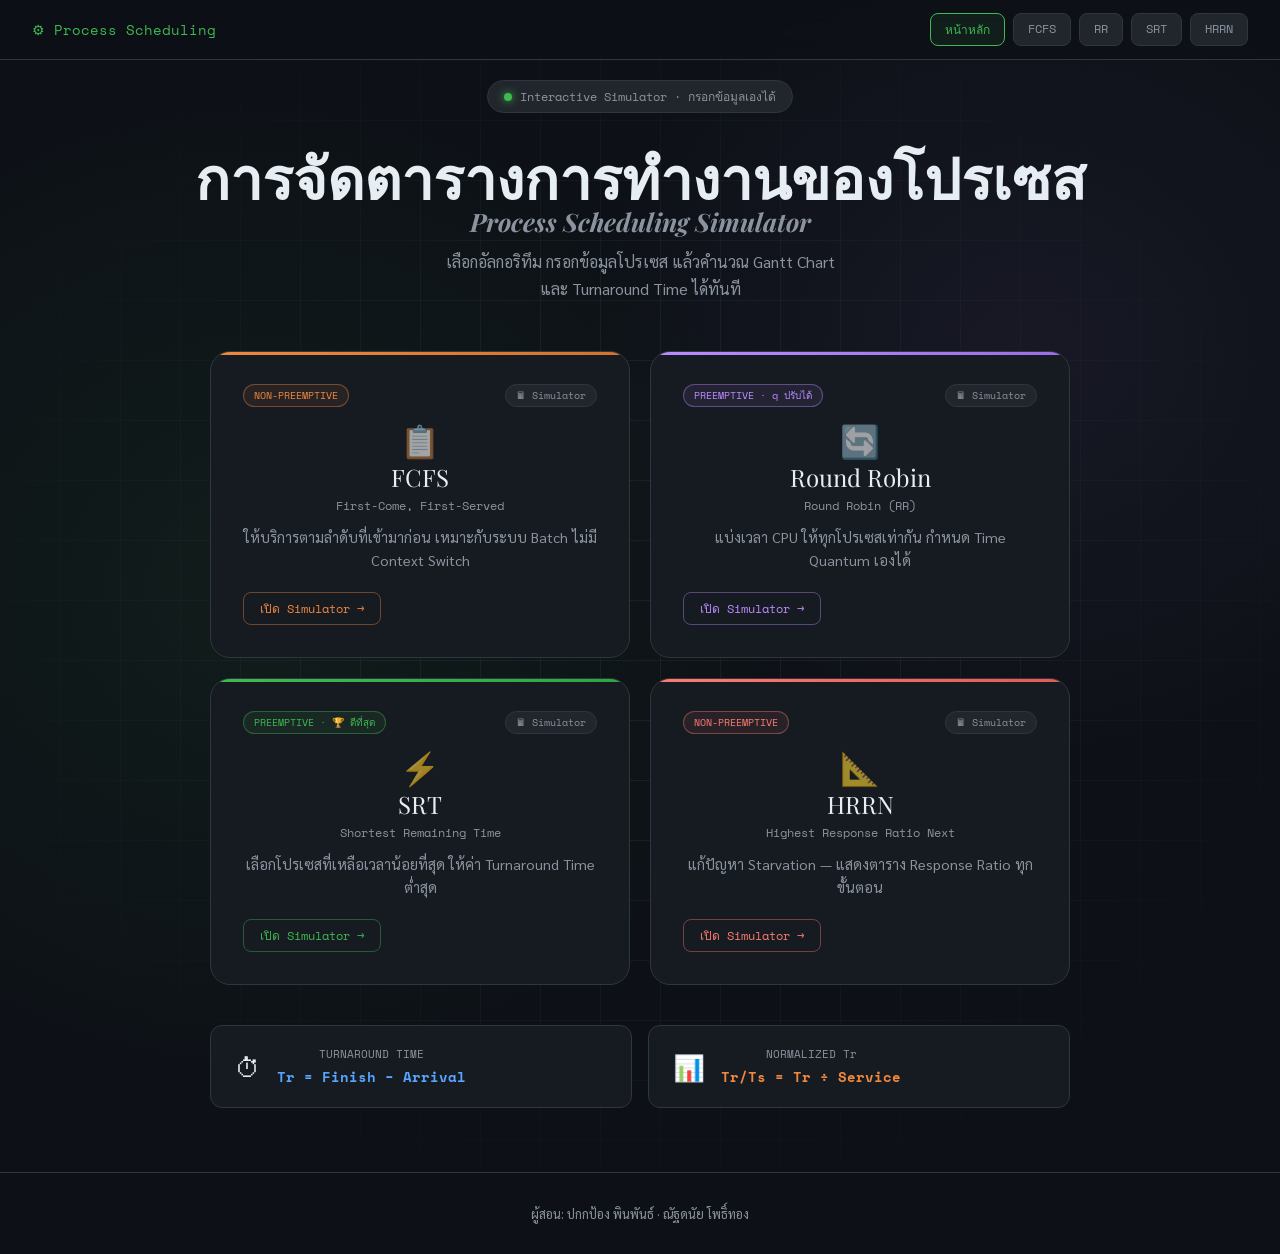
<file: index.html>
<!DOCTYPE html>
<html lang="th">
<head>
<meta charset="UTF-8">
<meta name="viewport" content="width=device-width, initial-scale=1.0">
<title>Process Scheduling Simulator</title>
<link href="https://fonts.googleapis.com/css2?family=Sarabun:wght@300;400;600;700&family=Space+Mono:wght@400;700&family=Playfair+Display:wght@700&display=swap" rel="stylesheet">
<style>
  :root{--bg:#0d1117;--surface:#161b22;--surface2:#21262d;--border:#30363d;--text:#e6edf3;--muted:#8b949e;--green:#3fb950;--a:#f0883e;--b:#bc8cff;--c:#3fb950;--d:#ff7b72;--e:#58a6ff;}
  *{margin:0;padding:0;box-sizing:border-box;}
  body{background:var(--bg);color:var(--text);font-family:'Sarabun',sans-serif;min-height:100vh;overflow-x:hidden;}
  nav{position:fixed;top:0;left:0;right:0;z-index:100;background:rgba(13,17,23,0.85);backdrop-filter:blur(12px);border-bottom:1px solid var(--border);display:flex;align-items:center;justify-content:space-between;padding:0 2rem;height:60px;}
  .nav-logo{font-family:'Space Mono',monospace;font-size:0.85rem;color:var(--green);}
  .nav-links{display:flex;gap:0.5rem;}
  .nav-btn{background:var(--surface2);border:1px solid var(--border);border-radius:8px;padding:6px 14px;font-family:'Space Mono',monospace;font-size:0.75rem;color:var(--muted);text-decoration:none;transition:all 0.2s;}
  .nav-btn:hover{border-color:var(--green);color:var(--green);}
  .nav-btn.active{border-color:var(--green);color:var(--green);background:rgba(63,185,80,0.08);}

  .hero{min-height:100vh;display:flex;align-items:center;justify-content:center;position:relative;overflow:hidden;padding:80px 2rem 4rem;}
  .hero-bg{position:absolute;inset:0;background:radial-gradient(ellipse 60% 60% at 20% 50%,rgba(63,185,80,0.07) 0%,transparent 70%),radial-gradient(ellipse 50% 50% at 80% 30%,rgba(188,140,255,0.06) 0%,transparent 70%);}
  .grid-lines{position:absolute;inset:0;background-image:linear-gradient(rgba(48,54,61,0.35) 1px,transparent 1px),linear-gradient(90deg,rgba(48,54,61,0.35) 1px,transparent 1px);background-size:60px 60px;mask-image:radial-gradient(ellipse at center,black 30%,transparent 80%);}
  .hero-content{position:relative;text-align:center;max-width:1000px;width:100%;}

  .hero-badge{display:inline-flex;align-items:center;gap:8px;background:var(--surface2);border:1px solid var(--border);border-radius:100px;padding:6px 16px;font-family:'Space Mono',monospace;font-size:0.75rem;color:var(--muted);margin-bottom:2rem;animation:fadeUp 0.6s ease both;}
  .badge-dot{width:8px;height:8px;border-radius:50%;background:var(--green);box-shadow:0 0 8px var(--green);animation:pulse 2s infinite;}
  @keyframes pulse{0%,100%{opacity:1}50%{opacity:0.4}}
  h1{font-family:'Playfair Display',serif;font-size:clamp(2rem,4.5vw,4rem);line-height:1.1;margin-bottom:0.75rem;animation:fadeUp 0.6s ease 0.1s both;}
  h1 .en{display:block;font-size:0.44em;color:var(--muted);font-style:italic;}
  .hero-desc{color:var(--muted);font-size:1rem;line-height:1.7;margin-bottom:3rem;animation:fadeUp 0.6s ease 0.2s both;}
  @keyframes fadeUp{from{opacity:0;transform:translateY(20px)}to{opacity:1;transform:none}}

  /* ALGO CARDS */
  .algo-grid{display:grid;grid-template-columns:repeat(2,1fr);gap:1.25rem;max-width:860px;margin:0 auto 2.5rem;animation:fadeUp 0.6s ease 0.3s both;}
  @media(max-width:600px){.algo-grid{grid-template-columns:1fr;}}
  .algo-card{background:var(--surface);border:1px solid var(--border);border-radius:20px;padding:2rem;text-decoration:none;color:var(--text);display:block;position:relative;overflow:hidden;transition:transform 0.25s,border-color 0.25s,box-shadow 0.25s;}
  .algo-card::before{content:'';position:absolute;top:0;left:0;right:0;height:3px;}
  .algo-card:hover{transform:translateY(-6px);box-shadow:0 20px 40px rgba(0,0,0,0.4);}
  .algo-card.fcfs::before{background:linear-gradient(90deg,var(--a),#d4722e);}
  .algo-card.rr::before{background:linear-gradient(90deg,var(--b),#9b6de8);}
  .algo-card.srt::before{background:linear-gradient(90deg,var(--c),#2ea83e);}
  .algo-card.hrrn::before{background:linear-gradient(90deg,var(--d),#e55a52);}
  .algo-card.fcfs:hover{border-color:var(--a);}
  .algo-card.rr:hover{border-color:var(--b);}
  .algo-card.srt:hover{border-color:var(--c);}
  .algo-card.hrrn:hover{border-color:var(--d);}
  .card-top{display:flex;align-items:flex-start;justify-content:space-between;margin-bottom:0.75rem;}
  .card-tag{display:inline-block;font-family:'Space Mono',monospace;font-size:0.62rem;padding:3px 10px;border-radius:100px;border:1px solid;}
  .fcfs .card-tag{color:var(--a);border-color:rgba(240,136,62,0.4);background:rgba(240,136,62,0.08);}
  .rr .card-tag{color:var(--b);border-color:rgba(188,140,255,0.4);background:rgba(188,140,255,0.08);}
  .srt .card-tag{color:var(--c);border-color:rgba(63,185,80,0.4);background:rgba(63,185,80,0.08);}
  .hrrn .card-tag{color:var(--d);border-color:rgba(255,123,114,0.4);background:rgba(255,123,114,0.08);}
  .sim-badge{font-family:'Space Mono',monospace;font-size:0.62rem;color:var(--muted);background:var(--surface2);border:1px solid var(--border);border-radius:100px;padding:3px 10px;}
  .card-name{font-family:'Playfair Display',serif;font-size:1.5rem;margin-bottom:0.25rem;}
  .card-full{font-family:'Space Mono',monospace;font-size:0.72rem;color:var(--muted);margin-bottom:0.75rem;}
  .card-desc{font-size:0.9rem;color:var(--muted);line-height:1.6;margin-bottom:1.25rem;}
  .card-footer{display:flex;align-items:center;justify-content:space-between;}
  .card-enter{font-family:'Space Mono',monospace;font-size:0.75rem;padding:6px 16px;border-radius:8px;border:1px solid;transition:all 0.2s;}
  .fcfs .card-enter{color:var(--a);border-color:rgba(240,136,62,0.4);}
  .rr .card-enter{color:var(--b);border-color:rgba(188,140,255,0.4);}
  .srt .card-enter{color:var(--c);border-color:rgba(63,185,80,0.4);}
  .hrrn .card-enter{color:var(--d);border-color:rgba(255,123,114,0.4);}
  .algo-card:hover .card-enter{transform:translateX(4px);}
  .card-icon{font-size:2rem;opacity:0.6;}

  /* BOTTOM STRIP */
  .bottom-strip{max-width:860px;margin:0 auto;display:grid;grid-template-columns:1fr 1fr;gap:1rem;animation:fadeUp 0.6s ease 0.4s both;}
  @media(max-width:600px){.bottom-strip{grid-template-columns:1fr;}}
  .strip-card{background:var(--surface);border:1px solid var(--border);border-radius:12px;padding:1.25rem 1.5rem;display:flex;align-items:center;gap:1rem;}
  .strip-icon{font-size:1.6rem;flex-shrink:0;}
  .strip-label{font-family:'Space Mono',monospace;font-size:0.68rem;color:var(--muted);margin-bottom:0.25rem;}
  .strip-formula{font-family:'Space Mono',monospace;font-size:0.88rem;font-weight:700;}
  .strip-card.tr .strip-formula{color:var(--e);}
  .strip-card.ntr .strip-formula{color:var(--a);}

  footer{text-align:center;padding:2rem;color:var(--muted);font-size:0.8rem;border-top:1px solid var(--border);}
</style>
</head>
<body>
<nav>
  <div class="nav-logo">⚙ Process Scheduling</div>
  <div class="nav-links">
    <a class="nav-btn active" href="index.html">หน้าหลัก</a>
    <a class="nav-btn" href="fcfs.html">FCFS</a>
    <a class="nav-btn" href="rr.html">RR</a>
    <a class="nav-btn" href="srt.html">SRT</a>
    <a class="nav-btn" href="hrrn.html">HRRN</a>
  </div>
</nav>

<section class="hero">
  <div class="hero-bg"></div>
  <div class="grid-lines"></div>
  <div class="hero-content">
    <div class="hero-badge"><span class="badge-dot"></span>Interactive Simulator · กรอกข้อมูลเองได้</div>
    <h1>การจัดตารางการทำงานของโปรเซส<span class="en">Process Scheduling Simulator</span></h1>
    <p class="hero-desc">เลือกอัลกอริทึม กรอกข้อมูลโปรเซส แล้วคำนวณ Gantt Chart<br>และ Turnaround Time ได้ทันที</p>

    <div class="algo-grid">
      <a class="algo-card fcfs" href="fcfs.html">
        <div class="card-top">
          <div class="card-tag">NON-PREEMPTIVE</div>
          <div class="sim-badge">🖩 Simulator</div>
        </div>
        <div class="card-icon">📋</div>
        <div class="card-name">FCFS</div>
        <div class="card-full">First-Come, First-Served</div>
        <div class="card-desc">ให้บริการตามลำดับที่เข้ามาก่อน เหมาะกับระบบ Batch ไม่มี Context Switch</div>
        <div class="card-footer">
          <div class="card-enter">เปิด Simulator →</div>
        </div>
      </a>

      <a class="algo-card rr" href="rr.html">
        <div class="card-top">
          <div class="card-tag">PREEMPTIVE · q ปรับได้</div>
          <div class="sim-badge">🖩 Simulator</div>
        </div>
        <div class="card-icon">🔄</div>
        <div class="card-name">Round Robin</div>
        <div class="card-full">Round Robin (RR)</div>
        <div class="card-desc">แบ่งเวลา CPU ให้ทุกโปรเซสเท่ากัน กำหนด Time Quantum เองได้</div>
        <div class="card-footer">
          <div class="card-enter">เปิด Simulator →</div>
        </div>
      </a>

      <a class="algo-card srt" href="srt.html">
        <div class="card-top">
          <div class="card-tag">PREEMPTIVE · 🏆 ดีที่สุด</div>
          <div class="sim-badge">🖩 Simulator</div>
        </div>
        <div class="card-icon">⚡</div>
        <div class="card-name">SRT</div>
        <div class="card-full">Shortest Remaining Time</div>
        <div class="card-desc">เลือกโปรเซสที่เหลือเวลาน้อยที่สุด ให้ค่า Turnaround Time ต่ำสุด</div>
        <div class="card-footer">
          <div class="card-enter">เปิด Simulator →</div>
        </div>
      </a>

      <a class="algo-card hrrn" href="hrrn.html">
        <div class="card-top">
          <div class="card-tag">NON-PREEMPTIVE</div>
          <div class="sim-badge">🖩 Simulator</div>
        </div>
        <div class="card-icon">📐</div>
        <div class="card-name">HRRN</div>
        <div class="card-full">Highest Response Ratio Next</div>
        <div class="card-desc">แก้ปัญหา Starvation — แสดงตาราง Response Ratio ทุกขั้นตอน</div>
        <div class="card-footer">
          <div class="card-enter">เปิด Simulator →</div>
        </div>
      </a>
    </div>

    <div class="bottom-strip">
      <div class="strip-card tr"><div class="strip-icon">⏱</div><div><div class="strip-label">TURNAROUND TIME</div><div class="strip-formula">Tr = Finish − Arrival</div></div></div>
      <div class="strip-card ntr"><div class="strip-icon">📊</div><div><div class="strip-label">NORMALIZED Tr</div><div class="strip-formula">Tr/Ts = Tr ÷ Service</div></div></div>
    </div>
  </div>
</section>
<footer>ผู้สอน: ปกกป้อง พินพันธ์ · ณัฐดนัย โพธิ์ทอง</footer>
</body>
</html>
</file>
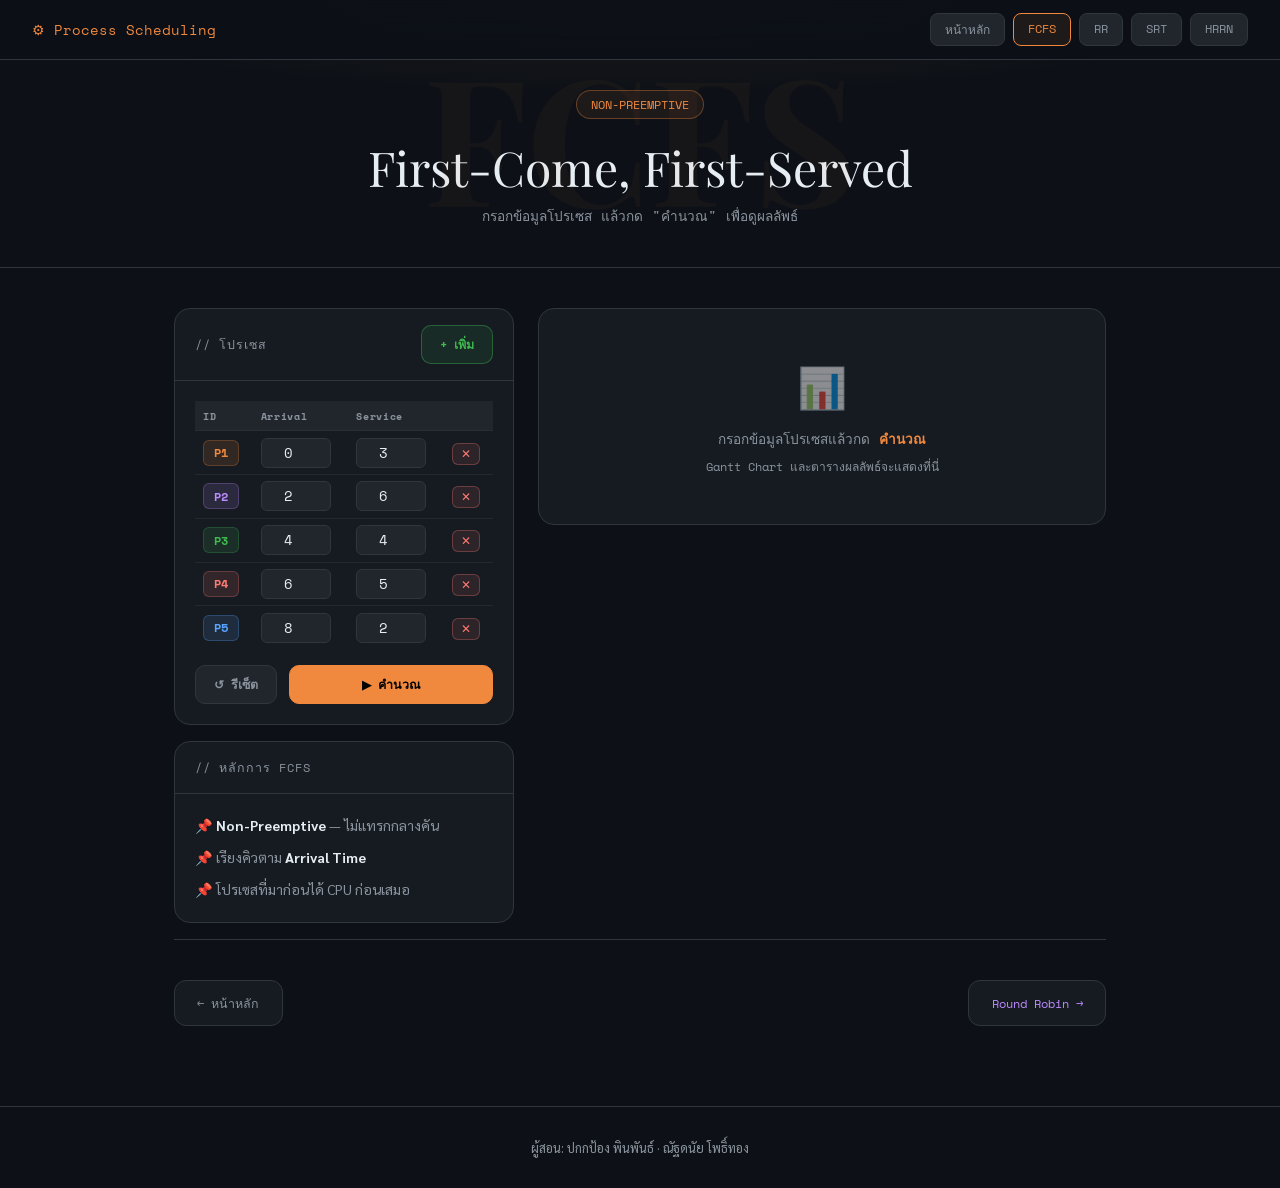
<file: fcfs.html>
<!DOCTYPE html>
<html lang="th">
<head>
<meta charset="UTF-8">
<meta name="viewport" content="width=device-width, initial-scale=1.0">
<title>FCFS Simulator</title>
<link href="https://fonts.googleapis.com/css2?family=Sarabun:wght@300;400;600;700&family=Space+Mono:wght@400;700&family=Playfair+Display:wght@700&display=swap" rel="stylesheet">
<link rel="stylesheet" href="shared.css">
<style>
  :root { --accent:#f0883e; --accent-bg:rgba(240,136,62,0.08); --accent-border:rgba(240,136,62,0.35); --accent-glow:rgba(240,136,62,0.08); }
  .nav-logo { color: var(--accent); }
</style>
</head>
<body>
<nav>
  <div class="nav-logo">⚙ Process Scheduling</div>
  <div class="nav-links">
    <a class="nav-btn" href="index.html">หน้าหลัก</a>
    <a class="nav-btn active" href="fcfs.html">FCFS</a>
    <a class="nav-btn" href="rr.html">RR</a>
    <a class="nav-btn" href="srt.html">SRT</a>
    <a class="nav-btn" href="hrrn.html">HRRN</a>
  </div>
</nav>

<div class="page-header" data-label="FCFS">
  <div class="algo-badge">NON-PREEMPTIVE</div>
  <div class="page-title">First-Come, First-Served</div>
  <div class="page-subtitle">กรอกข้อมูลโปรเซส แล้วกด "คำนวณ" เพื่อดูผลลัพธ์</div>
</div>

<main>
  <div class="layout">
    <!-- LEFT: INPUT -->
    <div>
      <div class="panel">
        <div class="panel-header">
          <span class="panel-title">// โปรเซส</span>
          <button class="btn btn-add" onclick="addProcess()">+ เพิ่ม</button>
        </div>
        <div class="panel-body">
          <table class="proc-table">
            <thead><tr><th>ID</th><th>Arrival</th><th>Service</th><th></th></tr></thead>
            <tbody id="proc-tbody"></tbody>
          </table>
          <div class="btn-row">
            <button class="btn btn-reset" onclick="resetDefault()">↺ รีเซ็ต</button>
            <button class="btn btn-run" onclick="calculate()">▶ คำนวณ</button>
          </div>
        </div>
      </div>

      <!-- INFO BOX -->
      <div class="panel" style="margin-top:1rem;">
        <div class="panel-header"><span class="panel-title">// หลักการ FCFS</span></div>
        <div class="panel-body" style="font-size:0.88rem;color:var(--muted);line-height:1.7;">
          <div style="margin-bottom:0.5rem;">📌 <strong style="color:var(--text)">Non-Preemptive</strong> — ไม่แทรกกลางคัน</div>
          <div style="margin-bottom:0.5rem;">📌 เรียงคิวตาม <strong style="color:var(--text)">Arrival Time</strong></div>
          <div>📌 โปรเซสที่มาก่อนได้ CPU ก่อนเสมอ</div>
        </div>
      </div>
    </div>

    <!-- RIGHT: RESULT -->
    <div class="result-area" id="result-area">
      <div class="placeholder">
        <div class="placeholder-icon">📊</div>
        <div>กรอกข้อมูลโปรเซสแล้วกด <strong style="color:var(--accent)">คำนวณ</strong></div>
        <div style="margin-top:0.4rem;font-size:0.75rem;">Gantt Chart และตารางผลลัพธ์จะแสดงที่นี่</div>
      </div>
    </div>
  </div>

  <div class="nav-bottom">
    <a class="nav-page-btn" style="color:var(--muted)" href="index.html">← หน้าหลัก</a>
    <a class="nav-page-btn" style="color:#bc8cff" href="rr.html">Round Robin →</a>
  </div>
</main>
<footer>ผู้สอน: ปกกป้อง พินพันธ์ · ณัฐดนัย โพธิ์ทอง</footer>

<script src="shared.js"></script>
<script>
  const DEFAULT = [{arrival:0,service:3},{arrival:2,service:6},{arrival:4,service:4},{arrival:6,service:5},{arrival:8,service:2}];

  function resetDefault() {
    processes = []; pidCounter = 1;
    DEFAULT.forEach(r => addProcess(r.arrival, r.service));
    document.getElementById('result-area').innerHTML = `<div class="placeholder"><div class="placeholder-icon">📊</div><div>กรอกข้อมูลโปรเซสแล้วกด <strong style="color:var(--accent)">คำนวณ</strong></div><div style="margin-top:0.4rem;font-size:0.75rem;">Gantt Chart และตารางผลลัพธ์จะแสดงที่นี่</div></div>`;
  }

  function calculate() {
    if (!processes.length) return alert('กรุณาเพิ่มโปรเซสอย่างน้อย 1 ตัว');
    const { segments, results, totalTime } = runFCFS();
    showResult(segments, results, totalTime);
  }

  function showResult(segments, results, totalTime) {
    const ra = document.getElementById('result-area');
    ra.innerHTML = `
      <!-- Stats -->
      <div class="stats-strip anim-in">
        <div class="stat-card"><div class="stat-label">AVG TURNAROUND TIME</div><div class="stat-value" id="stat-avg-tr">—</div></div>
        <div class="stat-card"><div class="stat-label">AVG NORMALIZED Tr/Ts</div><div class="stat-value" id="stat-avg-ntr">—</div></div>
      </div>
      <!-- Gantt -->
      <div class="gantt-panel anim-in" style="animation-delay:0.05s">
        <div class="panel-header"><span class="panel-title">// Gantt Chart</span><span style="font-family:'Space Mono',monospace;font-size:0.7rem;color:var(--muted)">Total: ${totalTime} units</span></div>
        <div style="padding:1rem 1.25rem 0">
          <div class="gantt-bar-wrap"><div class="gantt-bar" id="gantt-bar"></div></div>
          <div class="gantt-timeline-wrap"><div id="gantt-tl"></div></div>
        </div>
        <div style="padding:0 1.25rem 1rem;display:flex;gap:0.6rem;flex-wrap:wrap;" id="gantt-legend"></div>
      </div>
      <!-- Table -->
      <div class="result-panel anim-in" style="animation-delay:0.1s">
        <div class="panel-header"><span class="panel-title">// ตารางผลลัพธ์</span></div>
        <div style="overflow-x:auto">
          <table class="res">
            <thead><tr><th>ID</th><th>Arrival</th><th>Service</th><th>Start</th><th>Finish</th><th>Tr</th><th>Tr/Ts</th></tr></thead>
            <tbody id="res-tbody"></tbody>
          </table>
        </div>
      </div>`;
    renderGantt(segments, totalTime, 'gantt-bar', 'gantt-tl');
    renderLegend(segments);
    renderResultTable(results, 'res-tbody', 'var(--accent)');
  }

  function renderLegend(segments) {
    const seen = new Set();
    const leg = document.getElementById('gantt-legend');
    segments.forEach(s => {
      if (seen.has(s.pid)) return; seen.add(s.pid);
      const d = document.createElement('div');
      d.style.cssText = `display:flex;align-items:center;gap:5px;font-family:'Space Mono',monospace;font-size:0.72rem`;
      d.innerHTML = `<span style="width:10px;height:10px;border-radius:3px;background:${s.color};display:inline-block"></span> P${s.pid}`;
      leg.appendChild(d);
    });
  }

  resetDefault();
</script>
</body>
</html>
</file>
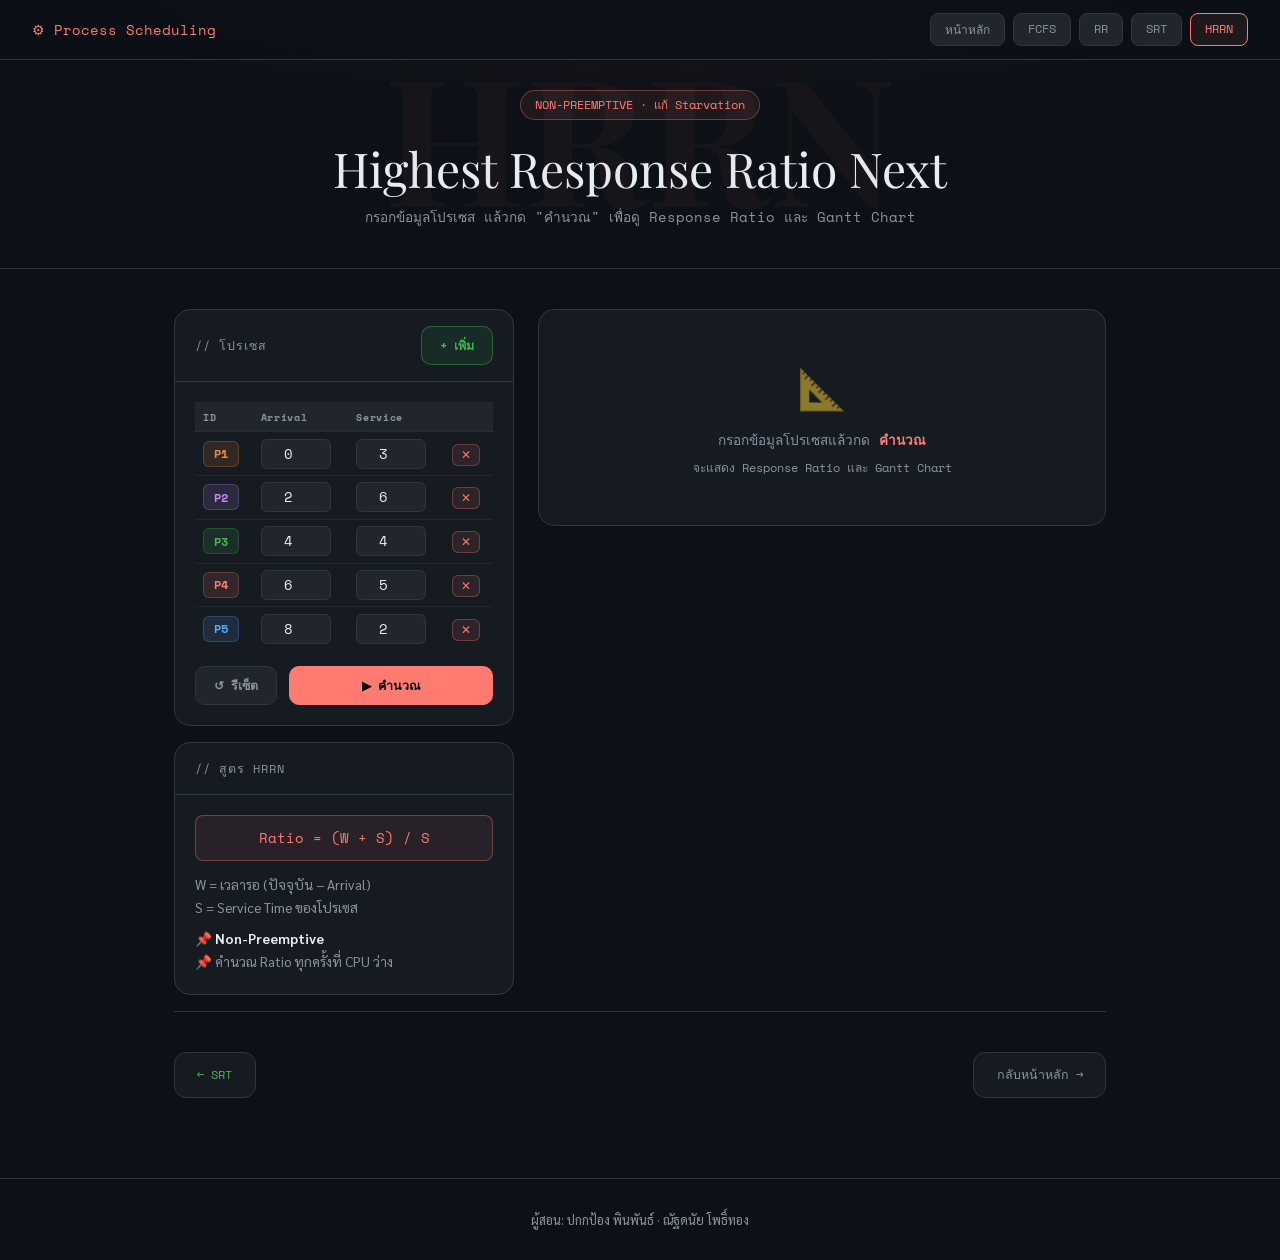
<file: hrrn.html>
<!DOCTYPE html>
<html lang="th">
<head>
<meta charset="UTF-8">
<meta name="viewport" content="width=device-width, initial-scale=1.0">
<title>HRRN Simulator</title>
<link href="https://fonts.googleapis.com/css2?family=Sarabun:wght@300;400;600;700&family=Space+Mono:wght@400;700&family=Playfair+Display:wght@700&display=swap" rel="stylesheet">
<link rel="stylesheet" href="shared.css">
<style>
  :root { --accent:#ff7b72; --accent-bg:rgba(255,123,114,0.08); --accent-border:rgba(255,123,114,0.35); --accent-glow:rgba(255,123,114,0.07); }
  .nav-logo { color: var(--accent); }
  .ratio-table { width:100%; border-collapse:collapse; font-family:'Space Mono',monospace; font-size:0.75rem; }
  .ratio-table th { padding:0.5rem 0.75rem; background:rgba(255,123,114,0.07); color:var(--muted); font-size:0.63rem; letter-spacing:0.06em; text-align:center; border-bottom:1px solid var(--border); }
  .ratio-table th:first-child { text-align:left; }
  .ratio-table td { padding:0.55rem 0.75rem; text-align:center; border-top:1px solid rgba(48,54,61,0.4); }
  .ratio-table td:first-child { text-align:left; }
  .ratio-win { color:var(--green); font-weight:700; }
  .ratio-na { color:var(--muted); font-style:italic; }
</style>
</head>
<body>
<nav>
  <div class="nav-logo">⚙ Process Scheduling</div>
  <div class="nav-links">
    <a class="nav-btn" href="index.html">หน้าหลัก</a>
    <a class="nav-btn" href="fcfs.html">FCFS</a>
    <a class="nav-btn" href="rr.html">RR</a>
    <a class="nav-btn" href="srt.html">SRT</a>
    <a class="nav-btn active" href="hrrn.html">HRRN</a>
  </div>
</nav>

<div class="page-header" data-label="HRRN">
  <div class="algo-badge">NON-PREEMPTIVE · แก้ Starvation</div>
  <div class="page-title">Highest Response Ratio Next</div>
  <div class="page-subtitle">กรอกข้อมูลโปรเซส แล้วกด "คำนวณ" เพื่อดู Response Ratio และ Gantt Chart</div>
</div>

<main>
  <div class="layout">
    <div>
      <div class="panel">
        <div class="panel-header">
          <span class="panel-title">// โปรเซส</span>
          <button class="btn btn-add" onclick="addProcess()">+ เพิ่ม</button>
        </div>
        <div class="panel-body">
          <table class="proc-table">
            <thead><tr><th>ID</th><th>Arrival</th><th>Service</th><th></th></tr></thead>
            <tbody id="proc-tbody"></tbody>
          </table>
          <div class="btn-row">
            <button class="btn btn-reset" onclick="resetDefault()">↺ รีเซ็ต</button>
            <button class="btn btn-run" onclick="calculate()">▶ คำนวณ</button>
          </div>
        </div>
      </div>

      <div class="panel" style="margin-top:1rem;">
        <div class="panel-header"><span class="panel-title">// สูตร HRRN</span></div>
        <div class="panel-body">
          <div style="background:var(--accent-bg);border:1px solid var(--accent-border);border-radius:8px;padding:0.75rem 1rem;font-family:'Space Mono',monospace;font-size:0.85rem;color:var(--accent);text-align:center;margin-bottom:0.75rem;">
            Ratio = (W + S) / S
          </div>
          <div style="font-size:0.85rem;color:var(--muted);line-height:1.7;">
            <div>W = เวลารอ (ปัจจุบัน − Arrival)</div>
            <div>S = Service Time ของโปรเซส</div>
            <div style="margin-top:0.5rem;">📌 <strong style="color:var(--text)">Non-Preemptive</strong></div>
            <div>📌 คำนวณ Ratio ทุกครั้งที่ CPU ว่าง</div>
          </div>
        </div>
      </div>
    </div>

    <div class="result-area" id="result-area">
      <div class="placeholder">
        <div class="placeholder-icon">📐</div>
        <div>กรอกข้อมูลโปรเซสแล้วกด <strong style="color:var(--accent)">คำนวณ</strong></div>
        <div style="margin-top:0.4rem;font-size:0.75rem;">จะแสดง Response Ratio และ Gantt Chart</div>
      </div>
    </div>
  </div>

  <div class="nav-bottom">
    <a class="nav-page-btn" style="color:#3fb950" href="srt.html">← SRT</a>
    <a class="nav-page-btn" style="color:var(--muted)" href="index.html">กลับหน้าหลัก →</a>
  </div>
</main>
<footer>ผู้สอน: ปกกป้อง พินพันธ์ · ณัฐดนัย โพธิ์ทอง</footer>

<script src="shared.js"></script>
<script>
  const DEFAULT = [{arrival:0,service:3},{arrival:2,service:6},{arrival:4,service:4},{arrival:6,service:5},{arrival:8,service:2}];

  function resetDefault() {
    processes = []; pidCounter = 1;
    DEFAULT.forEach(r => addProcess(r.arrival, r.service));
    document.getElementById('result-area').innerHTML = `<div class="placeholder"><div class="placeholder-icon">📐</div><div>กรอกข้อมูลโปรเซสแล้วกด <strong style="color:var(--accent)">คำนวณ</strong></div><div style="margin-top:0.4rem;font-size:0.75rem;">จะแสดง Response Ratio และ Gantt Chart</div></div>`;
  }

  function calculate() {
    if (!processes.length) return alert('กรุณาเพิ่มโปรเซสอย่างน้อย 1 ตัว');
    const { segments, results, totalTime, ratioLog } = runHRRNwithLog();
    showResult(segments, results, totalTime, ratioLog);
  }

  // HRRN with ratio log for display
  function runHRRNwithLog() {
    const procs = processes.map(p => ({ ...p, finished: false, start_first: null, finish: 0 }));
    let t = 0, done = 0, segments = [], ratioLog = [];

    while (done < procs.length) {
      const available = procs.filter(p => !p.finished && p.arrival <= t);
      if (!available.length) { t++; continue; }

      const snapshot = {};
      procs.forEach(p => {
        if (p.finished) snapshot[p.id] = { ratio: null, status: 'done' };
        else if (p.arrival > t) snapshot[p.id] = { ratio: null, status: 'not_arrived' };
        else { snapshot[p.id] = { ratio: ((t - p.arrival + p.service) / p.service).toFixed(2), status: 'waiting' }; }
      });

      available.forEach(p => { p.ratio = (t - p.arrival + p.service) / p.service; });
      const cur = available.sort((a,b) => b.ratio - a.ratio || a.arrival - b.arrival)[0];
      snapshot[cur.id].winner = true;

      ratioLog.push({ time: t, snapshot, winner: cur.id });

      if (cur.start_first === null) cur.start_first = t;
      segments.push({ pid: cur.id, start: t, end: t + cur.service, color: cur.color });
      t += cur.service;
      cur.finish = t; cur.finished = true; done++;
    }
    return { segments, results: procs, totalTime: t, ratioLog };
  }

  function showResult(segments, results, totalTime, ratioLog) {
    const ra = document.getElementById('result-area');

    // Build ratio table HTML
    const pids = processes.map(p => p.id);
    let ratioRows = ratioLog.map(log => {
      const cells = pids.map(pid => {
        const s = log.snapshot[pid];
        const proc = processes.find(p => p.id === pid);
        if (s.status === 'done') return `<td class="ratio-na">done</td>`;
        if (s.status === 'not_arrived') return `<td class="ratio-na">—</td>`;
        const cls = log.winner === pid ? 'ratio-win' : '';
        const star = log.winner === pid ? ' ★' : '';
        return `<td class="${cls}">${s.ratio}${star}</td>`;
      }).join('');
      return `<tr><td>t = ${log.time}</td>${cells}</tr>`;
    }).join('');

    const pHeaders = pids.map(pid => {
      const p = processes.find(x => x.id === pid);
      return `<th style="color:${p.color}">P${pid}</th>`;
    }).join('');

    ra.innerHTML = `
      <div class="stats-strip anim-in">
        <div class="stat-card"><div class="stat-label">AVG TURNAROUND TIME</div><div class="stat-value" id="stat-avg-tr">—</div></div>
        <div class="stat-card"><div class="stat-label">AVG NORMALIZED Tr/Ts</div><div class="stat-value" id="stat-avg-ntr">—</div></div>
      </div>
      <div class="gantt-panel anim-in" style="animation-delay:0.05s">
        <div class="panel-header"><span class="panel-title">// Gantt Chart</span><span style="font-family:'Space Mono',monospace;font-size:0.7rem;color:var(--muted)">Total: ${totalTime} units</span></div>
        <div style="padding:1rem 1.25rem 0">
          <div class="gantt-bar-wrap"><div class="gantt-bar" id="gantt-bar"></div></div>
          <div class="gantt-timeline-wrap"><div id="gantt-tl"></div></div>
        </div>
        <div style="padding:0 1.25rem 1rem;display:flex;gap:0.6rem;flex-wrap:wrap;" id="gantt-legend"></div>
      </div>
      <!-- Ratio Decision Log -->
      <div class="result-panel anim-in" style="animation-delay:0.08s">
        <div class="panel-header"><span class="panel-title">// ตาราง Response Ratio ★ = ถูกเลือก</span></div>
        <div style="overflow-x:auto">
          <table class="ratio-table">
            <thead><tr><th>เวลา</th>${pHeaders}</tr></thead>
            <tbody>${ratioRows}</tbody>
          </table>
        </div>
      </div>
      <div class="result-panel anim-in" style="animation-delay:0.12s">
        <div class="panel-header"><span class="panel-title">// ตารางผลลัพธ์</span></div>
        <div style="overflow-x:auto">
          <table class="res">
            <thead><tr><th>ID</th><th>Arrival</th><th>Service</th><th>Start</th><th>Finish</th><th>Tr</th><th>Tr/Ts</th></tr></thead>
            <tbody id="res-tbody"></tbody>
          </table>
        </div>
      </div>`;

    renderGantt(segments, totalTime, 'gantt-bar', 'gantt-tl');
    renderLegend(segments);
    renderResultTable(results, 'res-tbody', 'var(--accent)');
  }

  function renderLegend(segments) {
    const seen = new Set(); const leg = document.getElementById('gantt-legend');
    segments.forEach(s => {
      if (seen.has(s.pid)) return; seen.add(s.pid);
      const d = document.createElement('div');
      d.style.cssText = `display:flex;align-items:center;gap:5px;font-family:'Space Mono',monospace;font-size:0.72rem`;
      d.innerHTML = `<span style="width:10px;height:10px;border-radius:3px;background:${s.color};display:inline-block"></span> P${s.pid}`;
      leg.appendChild(d);
    });
  }

  resetDefault();
</script>
</body>
</html>
</file>
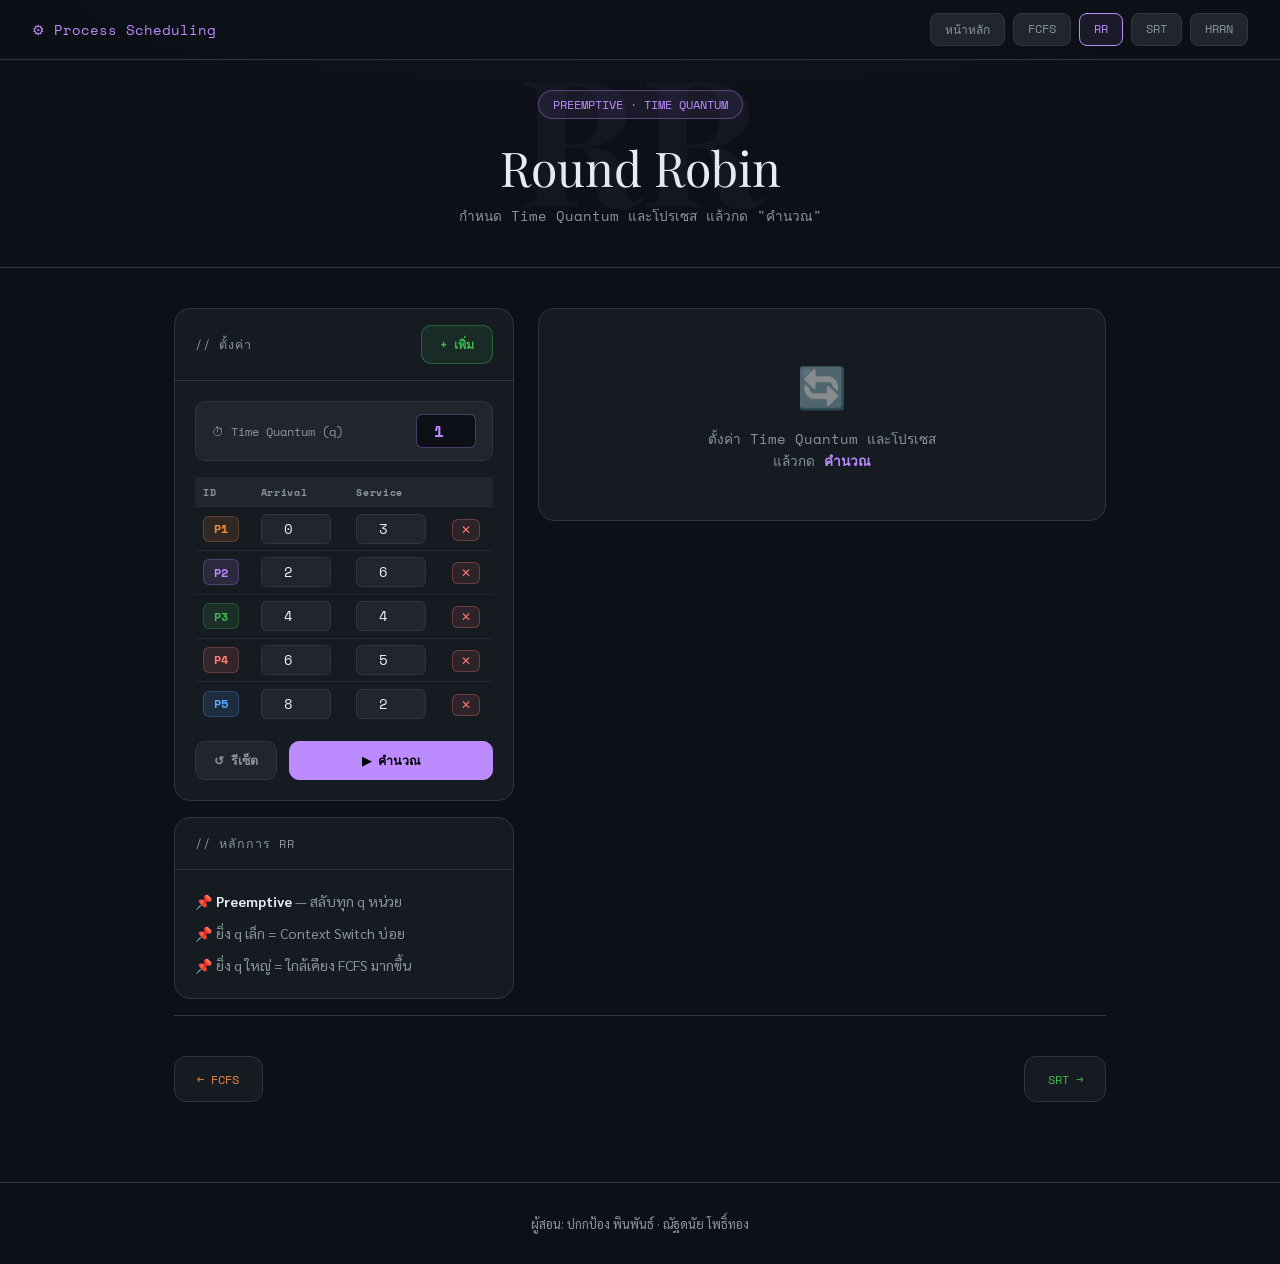
<file: rr.html>
<!DOCTYPE html>
<html lang="th">
<head>
<meta charset="UTF-8">
<meta name="viewport" content="width=device-width, initial-scale=1.0">
<title>Round Robin Simulator</title>
<link href="https://fonts.googleapis.com/css2?family=Sarabun:wght@300;400;600;700&family=Space+Mono:wght@400;700&family=Playfair+Display:wght@700&display=swap" rel="stylesheet">
<link rel="stylesheet" href="shared.css">
<style>
  :root { --accent:#bc8cff; --accent-bg:rgba(188,140,255,0.08); --accent-border:rgba(188,140,255,0.35); --accent-glow:rgba(188,140,255,0.07); }
  .nav-logo { color: var(--accent); }
</style>
</head>
<body>
<nav>
  <div class="nav-logo">⚙ Process Scheduling</div>
  <div class="nav-links">
    <a class="nav-btn" href="index.html">หน้าหลัก</a>
    <a class="nav-btn" href="fcfs.html">FCFS</a>
    <a class="nav-btn active" href="rr.html">RR</a>
    <a class="nav-btn" href="srt.html">SRT</a>
    <a class="nav-btn" href="hrrn.html">HRRN</a>
  </div>
</nav>

<div class="page-header" data-label="RR">
  <div class="algo-badge">PREEMPTIVE · TIME QUANTUM</div>
  <div class="page-title">Round Robin</div>
  <div class="page-subtitle">กำหนด Time Quantum และโปรเซส แล้วกด "คำนวณ"</div>
</div>

<main>
  <div class="layout">
    <div>
      <div class="panel">
        <div class="panel-header">
          <span class="panel-title">// ตั้งค่า</span>
          <button class="btn btn-add" onclick="addProcess()">+ เพิ่ม</button>
        </div>
        <div class="panel-body">
          <div class="quantum-row">
            <span class="quantum-label">⏱ Time Quantum (q)</span>
            <input type="number" class="quantum-input" id="quantum" min="1" value="1">
          </div>
          <table class="proc-table">
            <thead><tr><th>ID</th><th>Arrival</th><th>Service</th><th></th></tr></thead>
            <tbody id="proc-tbody"></tbody>
          </table>
          <div class="btn-row">
            <button class="btn btn-reset" onclick="resetDefault()">↺ รีเซ็ต</button>
            <button class="btn btn-run" onclick="calculate()">▶ คำนวณ</button>
          </div>
        </div>
      </div>

      <div class="panel" style="margin-top:1rem;">
        <div class="panel-header"><span class="panel-title">// หลักการ RR</span></div>
        <div class="panel-body" style="font-size:0.88rem;color:var(--muted);line-height:1.7;">
          <div style="margin-bottom:0.5rem;">📌 <strong style="color:var(--text)">Preemptive</strong> — สลับทุก q หน่วย</div>
          <div style="margin-bottom:0.5rem;">📌 ยิ่ง q เล็ก = Context Switch บ่อย</div>
          <div>📌 ยิ่ง q ใหญ่ = ใกล้เคียง FCFS มากขึ้น</div>
        </div>
      </div>
    </div>

    <div class="result-area" id="result-area">
      <div class="placeholder">
        <div class="placeholder-icon">🔄</div>
        <div>ตั้งค่า Time Quantum และโปรเซส<br>แล้วกด <strong style="color:var(--accent)">คำนวณ</strong></div>
      </div>
    </div>
  </div>

  <div class="nav-bottom">
    <a class="nav-page-btn" style="color:#f0883e" href="fcfs.html">← FCFS</a>
    <a class="nav-page-btn" style="color:#3fb950" href="srt.html">SRT →</a>
  </div>
</main>
<footer>ผู้สอน: ปกกป้อง พินพันธ์ · ณัฐดนัย โพธิ์ทอง</footer>

<script src="shared.js"></script>
<script>
  const DEFAULT = [{arrival:0,service:3},{arrival:2,service:6},{arrival:4,service:4},{arrival:6,service:5},{arrival:8,service:2}];

  function resetDefault() {
    processes = []; pidCounter = 1;
    document.getElementById('quantum').value = 1;
    DEFAULT.forEach(r => addProcess(r.arrival, r.service));
    document.getElementById('result-area').innerHTML = `<div class="placeholder"><div class="placeholder-icon">🔄</div><div>ตั้งค่า Time Quantum และโปรเซส<br>แล้วกด <strong style="color:var(--accent)">คำนวณ</strong></div></div>`;
  }

  function calculate() {
    if (!processes.length) return alert('กรุณาเพิ่มโปรเซสอย่างน้อย 1 ตัว');
    const q = parseInt(document.getElementById('quantum').value) || 1;
    const { segments, results, totalTime } = runRR(q);
    showResult(segments, results, totalTime, q);
  }

  function showResult(segments, results, totalTime, q) {
    const ra = document.getElementById('result-area');
    ra.innerHTML = `
      <div class="stats-strip anim-in">
        <div class="stat-card"><div class="stat-label">AVG TURNAROUND TIME</div><div class="stat-value" id="stat-avg-tr">—</div></div>
        <div class="stat-card"><div class="stat-label">AVG NORMALIZED Tr/Ts</div><div class="stat-value" id="stat-avg-ntr">—</div></div>
      </div>
      <div class="gantt-panel anim-in" style="animation-delay:0.05s">
        <div class="panel-header">
          <span class="panel-title">// Gantt Chart</span>
          <span style="font-family:'Space Mono',monospace;font-size:0.7rem;color:var(--accent)">q = ${q} · Total: ${totalTime}</span>
        </div>
        <div style="padding:1rem 1.25rem 0">
          <div class="gantt-bar-wrap"><div class="gantt-bar" id="gantt-bar"></div></div>
          <div class="gantt-timeline-wrap"><div id="gantt-tl"></div></div>
        </div>
        <div style="padding:0 1.25rem 1rem;display:flex;gap:0.6rem;flex-wrap:wrap;" id="gantt-legend"></div>
      </div>
      <div class="result-panel anim-in" style="animation-delay:0.1s">
        <div class="panel-header"><span class="panel-title">// ตารางผลลัพธ์</span></div>
        <div style="overflow-x:auto">
          <table class="res">
            <thead><tr><th>ID</th><th>Arrival</th><th>Service</th><th>First CPU</th><th>Finish</th><th>Tr</th><th>Tr/Ts</th></tr></thead>
            <tbody id="res-tbody"></tbody>
          </table>
        </div>
      </div>`;
    renderGantt(segments, totalTime, 'gantt-bar', 'gantt-tl');
    renderLegend(segments);
    renderResultTable(results, 'res-tbody', 'var(--accent)');
  }

  function renderLegend(segments) {
    const seen = new Set(); const leg = document.getElementById('gantt-legend');
    segments.forEach(s => {
      if (seen.has(s.pid)) return; seen.add(s.pid);
      const d = document.createElement('div');
      d.style.cssText = `display:flex;align-items:center;gap:5px;font-family:'Space Mono',monospace;font-size:0.72rem`;
      d.innerHTML = `<span style="width:10px;height:10px;border-radius:3px;background:${s.color};display:inline-block"></span> P${s.pid}`;
      leg.appendChild(d);
    });
  }

  resetDefault();
</script>
</body>
</html>
</file>
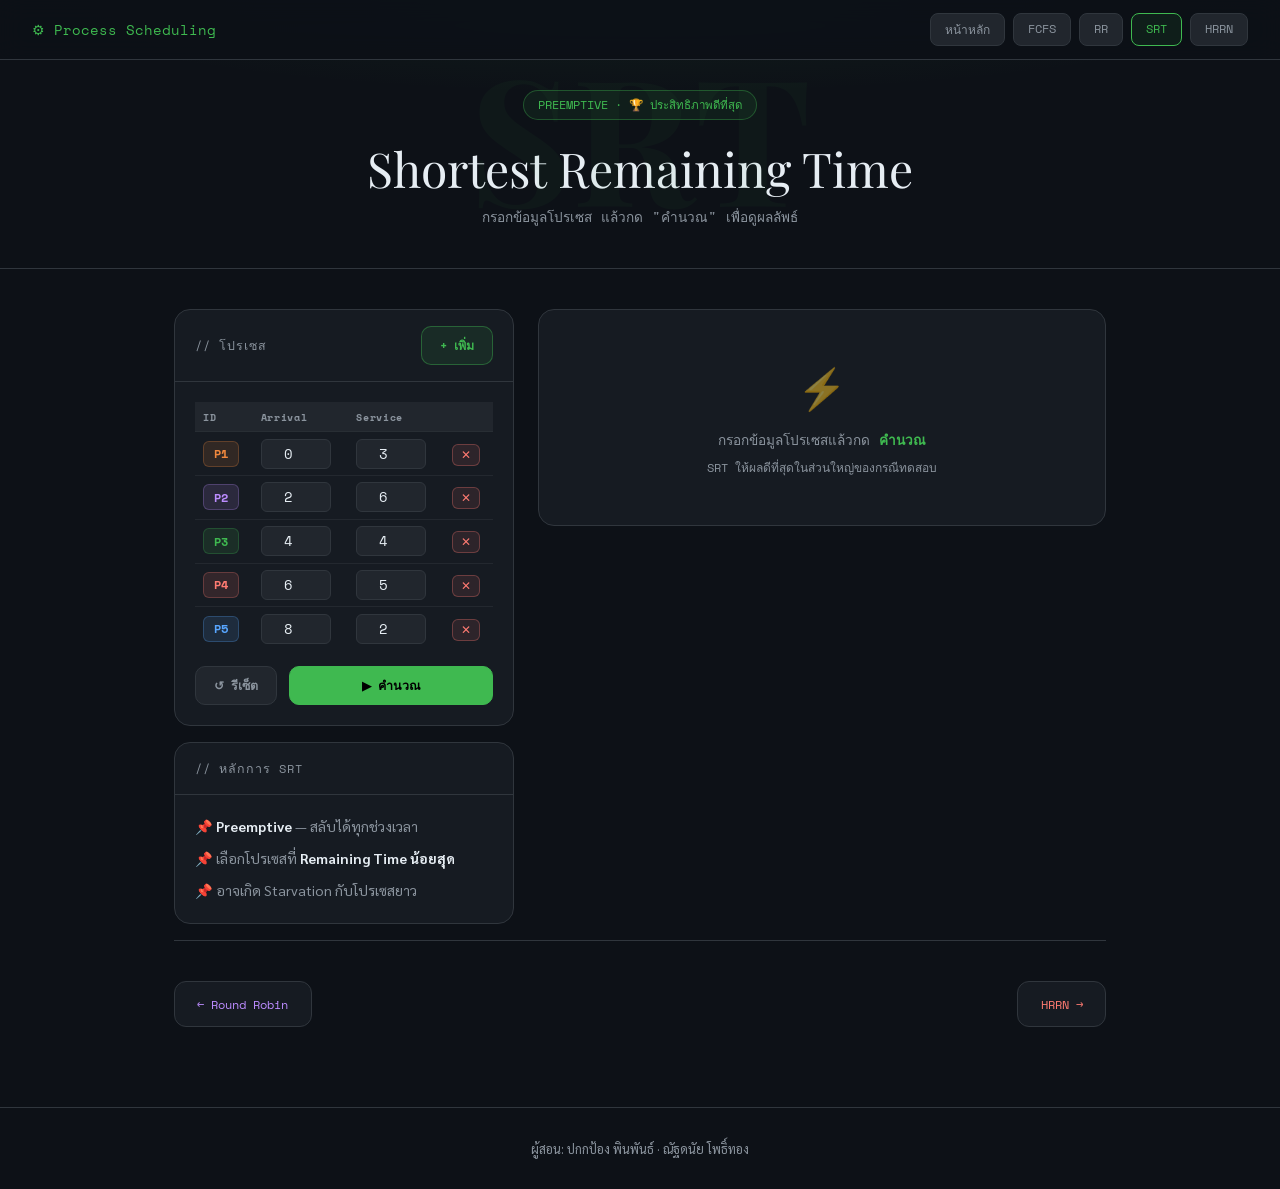
<file: srt.html>
<!DOCTYPE html>
<html lang="th">
<head>
<meta charset="UTF-8">
<meta name="viewport" content="width=device-width, initial-scale=1.0">
<title>SRT Simulator</title>
<link href="https://fonts.googleapis.com/css2?family=Sarabun:wght@300;400;600;700&family=Space+Mono:wght@400;700&family=Playfair+Display:wght@700&display=swap" rel="stylesheet">
<link rel="stylesheet" href="shared.css">
<style>
  :root { --accent:#3fb950; --accent-bg:rgba(63,185,80,0.08); --accent-border:rgba(63,185,80,0.35); --accent-glow:rgba(63,185,80,0.08); }
  .nav-logo { color: var(--accent); }
</style>
</head>
<body>
<nav>
  <div class="nav-logo">⚙ Process Scheduling</div>
  <div class="nav-links">
    <a class="nav-btn" href="index.html">หน้าหลัก</a>
    <a class="nav-btn" href="fcfs.html">FCFS</a>
    <a class="nav-btn" href="rr.html">RR</a>
    <a class="nav-btn active" href="srt.html">SRT</a>
    <a class="nav-btn" href="hrrn.html">HRRN</a>
  </div>
</nav>

<div class="page-header" data-label="SRT">
  <div class="algo-badge">PREEMPTIVE · 🏆 ประสิทธิภาพดีที่สุด</div>
  <div class="page-title">Shortest Remaining Time</div>
  <div class="page-subtitle">กรอกข้อมูลโปรเซส แล้วกด "คำนวณ" เพื่อดูผลลัพธ์</div>
</div>

<main>
  <div class="layout">
    <div>
      <div class="panel">
        <div class="panel-header">
          <span class="panel-title">// โปรเซส</span>
          <button class="btn btn-add" onclick="addProcess()">+ เพิ่ม</button>
        </div>
        <div class="panel-body">
          <table class="proc-table">
            <thead><tr><th>ID</th><th>Arrival</th><th>Service</th><th></th></tr></thead>
            <tbody id="proc-tbody"></tbody>
          </table>
          <div class="btn-row">
            <button class="btn btn-reset" onclick="resetDefault()">↺ รีเซ็ต</button>
            <button class="btn btn-run" onclick="calculate()">▶ คำนวณ</button>
          </div>
        </div>
      </div>

      <div class="panel" style="margin-top:1rem;">
        <div class="panel-header"><span class="panel-title">// หลักการ SRT</span></div>
        <div class="panel-body" style="font-size:0.88rem;color:var(--muted);line-height:1.7;">
          <div style="margin-bottom:0.5rem;">📌 <strong style="color:var(--text)">Preemptive</strong> — สลับได้ทุกช่วงเวลา</div>
          <div style="margin-bottom:0.5rem;">📌 เลือกโปรเซสที่ <strong style="color:var(--text)">Remaining Time น้อยสุด</strong></div>
          <div>📌 อาจเกิด Starvation กับโปรเซสยาว</div>
        </div>
      </div>
    </div>

    <div class="result-area" id="result-area">
      <div class="placeholder">
        <div class="placeholder-icon">⚡</div>
        <div>กรอกข้อมูลโปรเซสแล้วกด <strong style="color:var(--accent)">คำนวณ</strong></div>
        <div style="margin-top:0.4rem;font-size:0.75rem;">SRT ให้ผลดีที่สุดในส่วนใหญ่ของกรณีทดสอบ</div>
      </div>
    </div>
  </div>

  <div class="nav-bottom">
    <a class="nav-page-btn" style="color:#bc8cff" href="rr.html">← Round Robin</a>
    <a class="nav-page-btn" style="color:#ff7b72" href="hrrn.html">HRRN →</a>
  </div>
</main>
<footer>ผู้สอน: ปกกป้อง พินพันธ์ · ณัฐดนัย โพธิ์ทอง</footer>

<script src="shared.js"></script>
<script>
  const DEFAULT = [{arrival:0,service:3},{arrival:2,service:6},{arrival:4,service:4},{arrival:6,service:5},{arrival:8,service:2}];

  function resetDefault() {
    processes = []; pidCounter = 1;
    DEFAULT.forEach(r => addProcess(r.arrival, r.service));
    document.getElementById('result-area').innerHTML = `<div class="placeholder"><div class="placeholder-icon">⚡</div><div>กรอกข้อมูลโปรเซสแล้วกด <strong style="color:var(--accent)">คำนวณ</strong></div><div style="margin-top:0.4rem;font-size:0.75rem;">SRT ให้ผลดีที่สุดในส่วนใหญ่ของกรณีทดสอบ</div></div>`;
  }

  function calculate() {
    if (!processes.length) return alert('กรุณาเพิ่มโปรเซสอย่างน้อย 1 ตัว');
    const { segments, results, totalTime } = runSRT();
    showResult(segments, results, totalTime);
  }

  function showResult(segments, results, totalTime) {
    const ra = document.getElementById('result-area');
    ra.innerHTML = `
      <div class="stats-strip anim-in">
        <div class="stat-card"><div class="stat-label">AVG TURNAROUND TIME</div><div class="stat-value" id="stat-avg-tr">—</div></div>
        <div class="stat-card"><div class="stat-label">AVG NORMALIZED Tr/Ts</div><div class="stat-value" id="stat-avg-ntr">—</div></div>
      </div>
      <div class="gantt-panel anim-in" style="animation-delay:0.05s">
        <div class="panel-header"><span class="panel-title">// Gantt Chart</span><span style="font-family:'Space Mono',monospace;font-size:0.7rem;color:var(--muted)">Total: ${totalTime} units</span></div>
        <div style="padding:1rem 1.25rem 0">
          <div class="gantt-bar-wrap"><div class="gantt-bar" id="gantt-bar"></div></div>
          <div class="gantt-timeline-wrap"><div id="gantt-tl"></div></div>
        </div>
        <div style="padding:0 1.25rem 1rem;display:flex;gap:0.6rem;flex-wrap:wrap;" id="gantt-legend"></div>
      </div>
      <div class="result-panel anim-in" style="animation-delay:0.1s">
        <div class="panel-header"><span class="panel-title">// ตารางผลลัพธ์</span></div>
        <div style="overflow-x:auto">
          <table class="res">
            <thead><tr><th>ID</th><th>Arrival</th><th>Service</th><th>First CPU</th><th>Finish</th><th>Tr</th><th>Tr/Ts</th></tr></thead>
            <tbody id="res-tbody"></tbody>
          </table>
        </div>
      </div>`;
    renderGantt(segments, totalTime, 'gantt-bar', 'gantt-tl');
    renderLegend(segments);
    renderResultTable(results, 'res-tbody', 'var(--accent)');
  }

  function renderLegend(segments) {
    const seen = new Set(); const leg = document.getElementById('gantt-legend');
    segments.forEach(s => {
      if (seen.has(s.pid)) return; seen.add(s.pid);
      const d = document.createElement('div');
      d.style.cssText = `display:flex;align-items:center;gap:5px;font-family:'Space Mono',monospace;font-size:0.72rem`;
      d.innerHTML = `<span style="width:10px;height:10px;border-radius:3px;background:${s.color};display:inline-block"></span> P${s.pid}`;
      leg.appendChild(d);
    });
  }

  resetDefault();
</script>
</body>
</html>
</file>
<file: shared.css>
:root {
  --bg: #0d1117; --surface: #161b22; --surface2: #21262d;
  --border: #30363d; --text: #e6edf3; --muted: #8b949e;
  --green: #3fb950; --orange: #f0883e; --red: #ff7b72; --blue: #58a6ff;
}
* { margin: 0; padding: 0; box-sizing: border-box; }
body { background: var(--bg); color: var(--text); font-family: 'Sarabun', sans-serif; min-height: 100vh; }

/* NAV */
nav { position: fixed; top: 0; left: 0; right: 0; z-index: 100; background: rgba(13,17,23,0.92); backdrop-filter: blur(12px); border-bottom: 1px solid var(--border); display: flex; align-items: center; justify-content: space-between; padding: 0 2rem; height: 60px; }
.nav-logo { font-family: 'Space Mono', monospace; font-size: 0.85rem; }
.nav-links { display: flex; gap: 0.5rem; }
.nav-btn { background: var(--surface2); border: 1px solid var(--border); border-radius: 8px; padding: 6px 14px; font-family: 'Space Mono', monospace; font-size: 0.75rem; color: var(--muted); text-decoration: none; transition: all 0.2s; }
.nav-btn:hover { color: var(--text); border-color: var(--text); }
.nav-btn.active { color: var(--accent); border-color: var(--accent); background: var(--accent-bg); }

/* PAGE HEADER */
.page-header { padding: 90px 2rem 40px; border-bottom: 1px solid var(--border); text-align: center; background: radial-gradient(ellipse 70% 50% at 50% 0%, var(--accent-glow) 0%, transparent 70%); position: relative; overflow: hidden; }
.page-header::before { content: attr(data-label); position: absolute; font-family: 'Playfair Display', serif; font-size: clamp(6rem,15vw,11rem); font-weight: 700; opacity: 0.04; top: 50%; left: 50%; transform: translate(-50%,-50%); white-space: nowrap; color: var(--accent); pointer-events: none; }
.algo-badge { display: inline-flex; align-items: center; gap: 6px; background: var(--accent-bg); border: 1px solid var(--accent-border); border-radius: 100px; padding: 5px 14px; margin-bottom: 1rem; font-family: 'Space Mono', monospace; font-size: 0.72rem; color: var(--accent); }
.page-title { font-family: 'Playfair Display', serif; font-size: clamp(1.8rem,4vw,3rem); margin-bottom: 0.4rem; }
.page-subtitle { font-family: 'Space Mono', monospace; font-size: 0.85rem; color: var(--muted); }

/* MAIN LAYOUT */
main { max-width: 980px; margin: 0 auto; padding: 2.5rem 1.5rem 5rem; }
.layout { display: grid; grid-template-columns: 340px 1fr; gap: 1.5rem; align-items: start; }
@media (max-width: 800px) { .layout { grid-template-columns: 1fr; } }

/* PANEL */
.panel { background: var(--surface); border: 1px solid var(--border); border-radius: 16px; overflow: hidden; }
.panel-header { padding: 1rem 1.25rem; border-bottom: 1px solid var(--border); display: flex; align-items: center; justify-content: space-between; }
.panel-title { font-family: 'Space Mono', monospace; font-size: 0.78rem; color: var(--muted); letter-spacing: 0.08em; }
.panel-body { padding: 1.25rem; }

/* PROCESS INPUT TABLE */
.proc-table { width: 100%; border-collapse: collapse; }
.proc-table th { font-family: 'Space Mono', monospace; font-size: 0.65rem; color: var(--muted); text-align: left; padding: 0.4rem 0.5rem; background: var(--surface2); letter-spacing: 0.06em; }
.proc-table td { padding: 0.4rem 0.5rem; border-top: 1px solid rgba(48,54,61,0.5); vertical-align: middle; }
.proc-label { display: inline-flex; align-items: center; justify-content: center; width: 36px; height: 26px; border-radius: 6px; font-family: 'Space Mono', monospace; font-size: 0.72rem; font-weight: 700; }
.num-input { background: var(--surface2); border: 1px solid var(--border); border-radius: 6px; color: var(--text); font-family: 'Space Mono', monospace; font-size: 0.85rem; padding: 4px 8px; width: 70px; text-align: center; transition: border-color 0.2s; }
.num-input:focus { outline: none; border-color: var(--accent); }
.del-btn { background: rgba(255,123,114,0.1); border: 1px solid rgba(255,123,114,0.3); border-radius: 6px; color: var(--red); font-size: 0.75rem; padding: 3px 8px; cursor: pointer; transition: all 0.2s; }
.del-btn:hover { background: rgba(255,123,114,0.2); }

/* BUTTONS */
.btn-row { display: flex; gap: 0.75rem; margin-top: 1rem; }
.btn { padding: 9px 18px; border-radius: 10px; font-family: 'Space Mono', monospace; font-size: 0.78rem; font-weight: 700; cursor: pointer; transition: all 0.2s; border: 1px solid; }
.btn-add { background: rgba(63,185,80,0.1); border-color: rgba(63,185,80,0.4); color: var(--green); }
.btn-add:hover { background: rgba(63,185,80,0.2); }
.btn-run { background: var(--accent); border-color: var(--accent); color: #000; font-weight: 700; flex: 1; }
.btn-run:hover { opacity: 0.85; transform: translateY(-1px); }
.btn-reset { background: var(--surface2); border-color: var(--border); color: var(--muted); }
.btn-reset:hover { color: var(--text); border-color: var(--text); }

/* QUANTUM INPUT */
.quantum-row { display: flex; align-items: center; gap: 0.75rem; margin-bottom: 1rem; padding: 0.75rem 1rem; background: var(--surface2); border-radius: 10px; border: 1px solid var(--border); }
.quantum-label { font-family: 'Space Mono', monospace; font-size: 0.75rem; color: var(--muted); flex: 1; }
.quantum-input { background: var(--bg); border: 1px solid var(--accent-border); border-radius: 6px; color: var(--accent); font-family: 'Space Mono', monospace; font-size: 1rem; font-weight: 700; padding: 4px 10px; width: 60px; text-align: center; }
.quantum-input:focus { outline: none; border-color: var(--accent); }

/* RESULT AREA */
.result-area { display: flex; flex-direction: column; gap: 1.25rem; }
.placeholder { background: var(--surface); border: 1px solid var(--border); border-radius: 16px; padding: 3rem; text-align: center; color: var(--muted); font-family: 'Space Mono', monospace; font-size: 0.85rem; }
.placeholder-icon { font-size: 2.5rem; margin-bottom: 0.75rem; opacity: 0.5; }

/* STATS ROW */
.stats-strip { display: grid; grid-template-columns: 1fr 1fr; gap: 0.75rem; }
.stat-card { background: var(--surface); border: 1px solid var(--border); border-radius: 12px; padding: 1rem 1.25rem; text-align: center; }
.stat-label { font-family: 'Space Mono', monospace; font-size: 0.62rem; color: var(--muted); margin-bottom: 0.3rem; }
.stat-value { font-family: 'Space Mono', monospace; font-size: 1.8rem; font-weight: 700; color: var(--accent); }

/* GANTT */
.gantt-panel { background: var(--surface); border: 1px solid var(--border); border-radius: 16px; overflow: hidden; }
.gantt-bar-wrap { position: relative; height: 54px; margin: 0.5rem 1.25rem; }
.gantt-bar { display: flex; height: 100%; border-radius: 8px; overflow: hidden; border: 1px solid var(--border); }
.g-seg { display: flex; align-items: center; justify-content: center; font-family: 'Space Mono', monospace; font-size: 0.8rem; font-weight: 700; min-width: 0; transition: opacity 0.2s; cursor: default; }
.g-seg:hover { opacity: 0.75; }
.g-seg span { white-space: nowrap; overflow: hidden; text-overflow: clip; padding: 0 2px; }
.gantt-timeline-wrap { position: relative; height: 22px; margin: 0 1.25rem 1rem; }
.g-tick { position: absolute; font-family: 'Space Mono', monospace; font-size: 0.62rem; color: var(--muted); transform: translateX(-50%); }

/* RESULT TABLE */
.result-panel { background: var(--surface); border: 1px solid var(--border); border-radius: 16px; overflow: hidden; }
table.res { width: 100%; border-collapse: collapse; font-family: 'Space Mono', monospace; font-size: 0.8rem; }
table.res th { padding: 0.65rem 1rem; background: var(--surface2); color: var(--muted); font-size: 0.64rem; letter-spacing: 0.07em; text-align: left; text-transform: uppercase; }
table.res td { padding: 0.75rem 1rem; border-top: 1px solid rgba(48,54,61,0.5); }
table.res tr:hover td { background: rgba(255,255,255,0.02); }
.avg-row td { background: var(--surface2) !important; }

/* NAV BOTTOM */
.nav-bottom { display: flex; justify-content: space-between; gap: 1rem; padding-top: 2.5rem; border-top: 1px solid var(--border); flex-wrap: wrap; margin-top: 1rem; }
.nav-page-btn { display: flex; align-items: center; gap: 8px; background: var(--surface); border: 1px solid var(--border); border-radius: 12px; padding: 0.8rem 1.4rem; text-decoration: none; color: var(--text); font-family: 'Space Mono', monospace; font-size: 0.78rem; transition: all 0.2s; }
.nav-page-btn:hover { transform: translateY(-2px); }

footer { text-align: center; padding: 2rem; color: var(--muted); font-size: 0.8rem; border-top: 1px solid var(--border); }

/* ANIM */
@keyframes fadeIn { from { opacity: 0; transform: translateY(12px); } to { opacity: 1; transform: none; } }
.anim-in { animation: fadeIn 0.4s ease both; }
</file>
